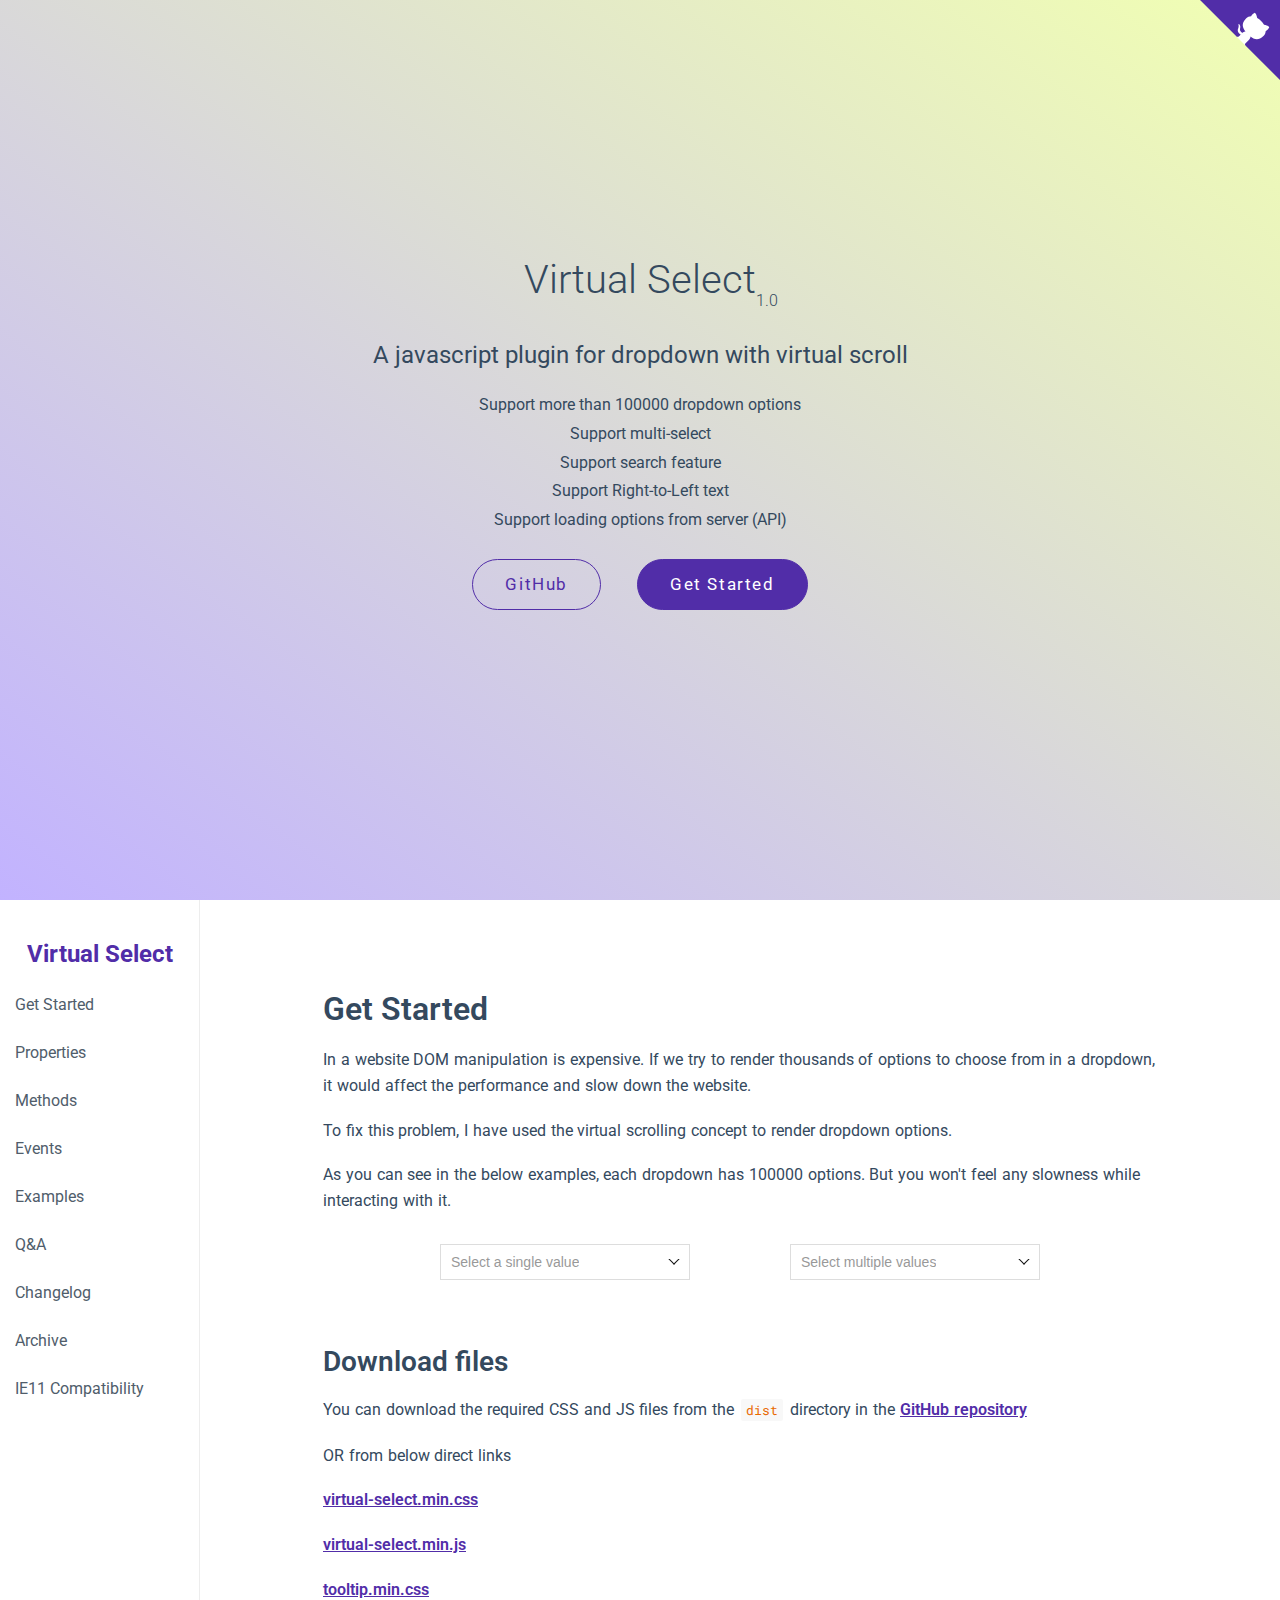
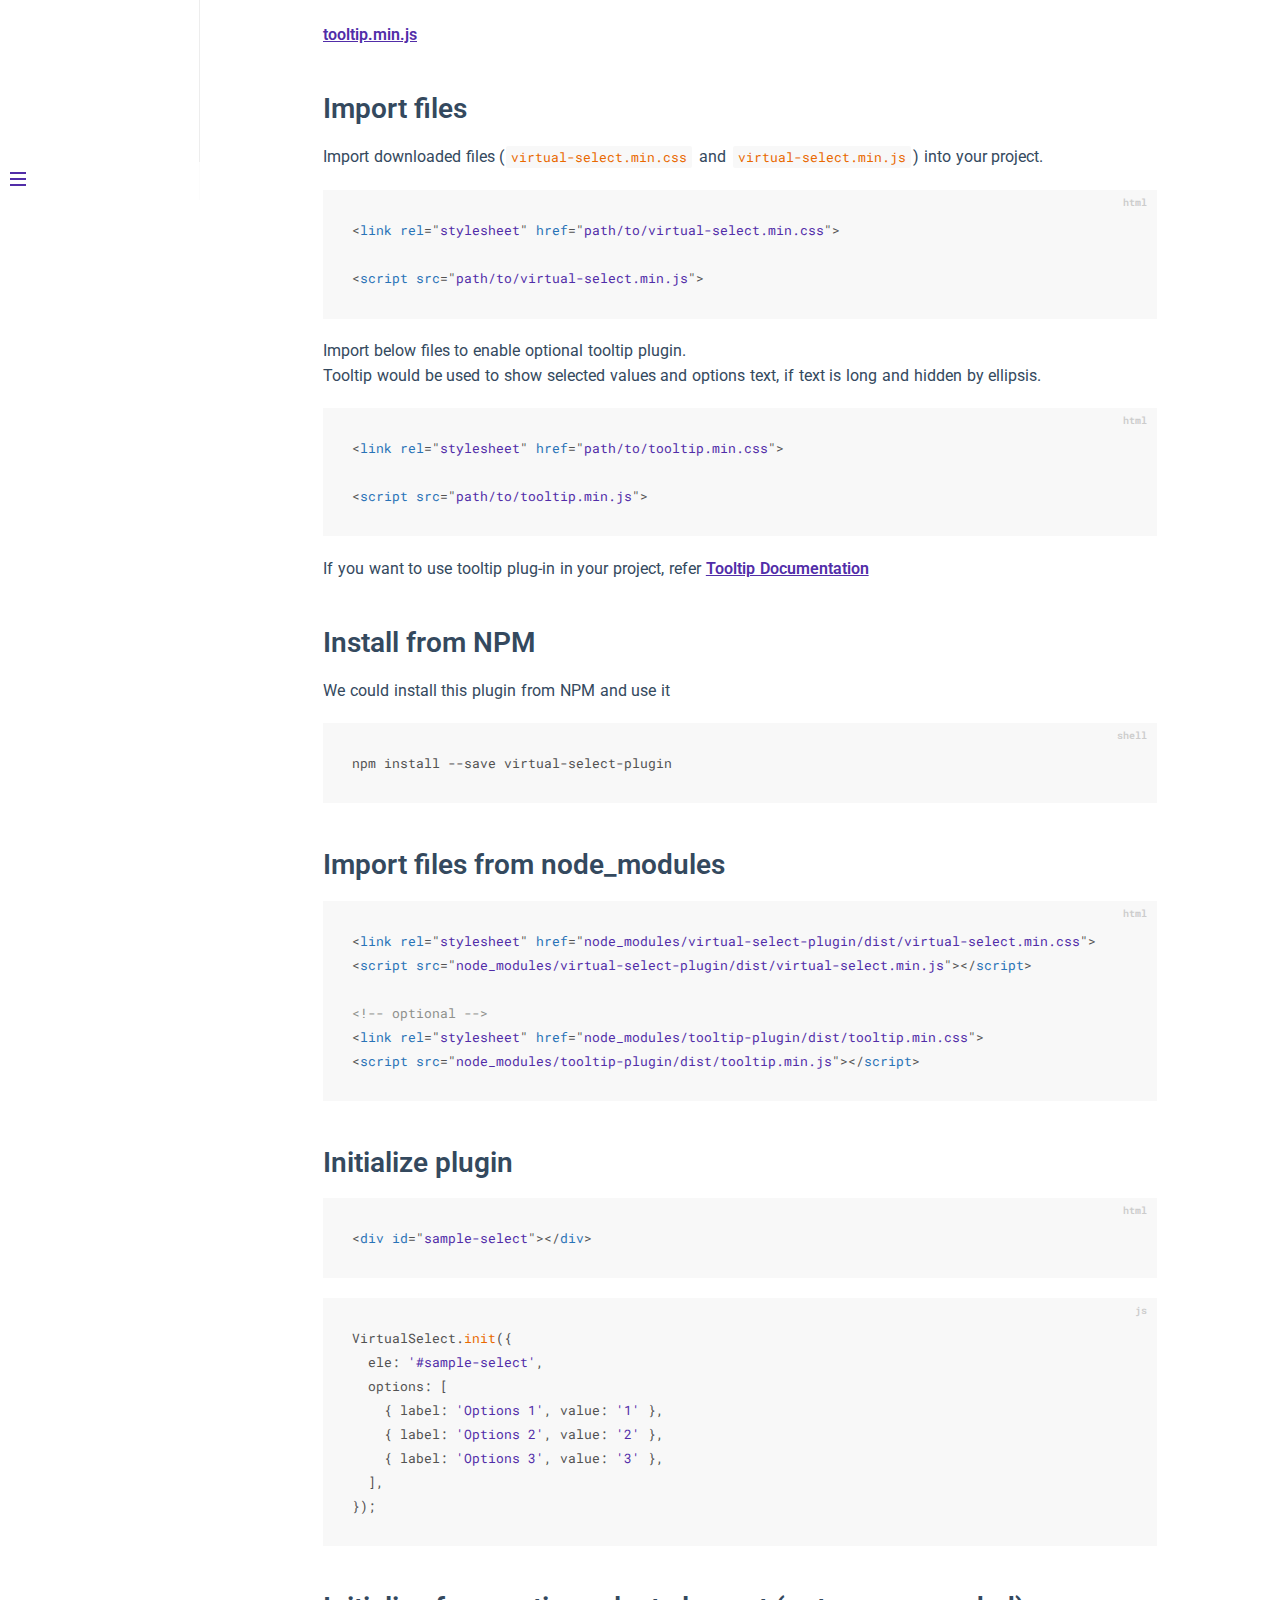
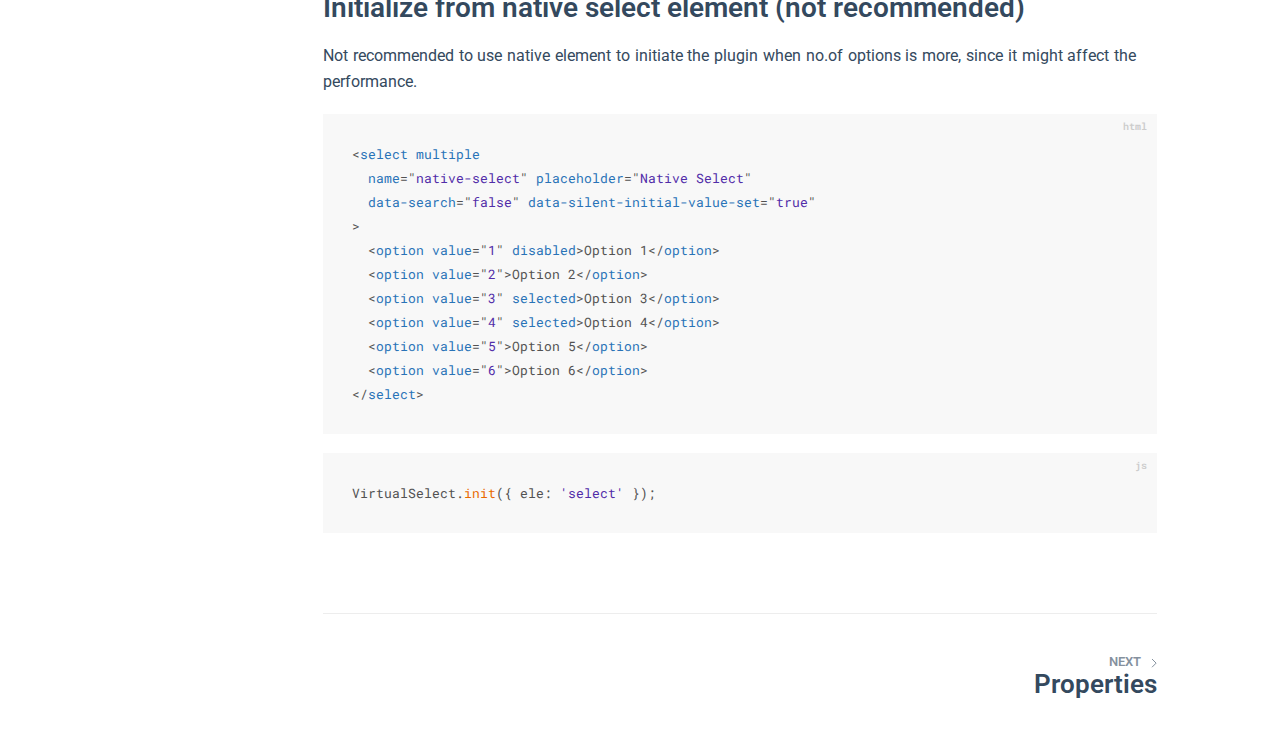
<file: virtual-select-master/docs/index.html>
<!DOCTYPE html>
<html lang="en">
  <head>
    <meta charset="UTF-8" />
    <meta http-equiv="X-UA-Compatible" content="IE=edge,chrome=1" />
    <meta name="description" content="A javascript plugin for dropdown with virtual scroll" />
    <meta name="keywords" content="Virtual Select, Javascript plugin, JS plugin, Dropdown plugin" />
    <meta name="author" content="Sa Si Dev" />
    <meta name="viewport" content="width=device-width, initial-scale=1.0, minimum-scale=1.0" />

    <title>Virtual Select</title>

    <link href="https://fonts.googleapis.com/css2?family=Roboto&display=swap" rel="stylesheet" />

    <link rel="stylesheet" href="assets/external/vue.css" />
    <link rel="stylesheet" href="assets/external/flags.css" />
    <link rel="stylesheet" href="assets/virtual-select.min.css" />
    <link rel="stylesheet" href="assets/tooltip.min.css" />
    <link rel="stylesheet" href="assets/styles.css" />

    <!-- Global site tag (gtag.js) - Google Analytics -->
    <script async src="https://www.googletagmanager.com/gtag/js?id=G-8SKMSNVRP8"></script>
    <script>
      window.dataLayer = window.dataLayer || [];
      function gtag() {
        dataLayer.push(arguments);
      }
      gtag('js', new Date());

      gtag('config', 'G-8SKMSNVRP8');
    </script>

    <!-- Google Tag Manager -->
    <script>
      if (!location.host.includes('localhost')) {
        (function (w, d, s, l, i) {
          w[l] = w[l] || [];
          w[l].push({ 'gtm.start': new Date().getTime(), 'event': 'gtm.js' });
          var f = d.getElementsByTagName(s)[0],
            j = d.createElement(s),
            dl = l != 'dataLayer' ? '&l=' + l : '';
          j.async = true;
          j.src = 'https://www.googletagmanager.com/gtm.js?id=' + i + dl;
          f.parentNode.insertBefore(j, f);
        })(window, document, 'script', 'dataLayer', 'GTM-W36CH4T');
      }
    </script>
  </head>
  <body>
    <div id="app"></div>

    <script src="assets/virtual-select.min.js"></script>
    <script src="assets/tooltip.min.js"></script>
    <script src="assets/script.js"></script>

    <script src="assets/external/docsify.4.min.js"></script>
    <script src="assets/external/docsify-copy-code.min.js"></script>
    <script src="assets/external/docsify-pagination.min.js"></script>
    <script src="assets/external/prism-javascript.min.js"></script>
  </body>
</html>
</file>
<file: virtual-select-master/docs/assets/external/vue.css>
@import url("https://fonts.googleapis.com/css?family=Roboto+Mono|Source+Sans+Pro:300,400,600");*{-webkit-font-smoothing:antialiased;-webkit-overflow-scrolling:touch;-webkit-tap-highlight-color:rgba(0,0,0,0);-webkit-text-size-adjust:none;-webkit-touch-callout:none;box-sizing:border-box}body:not(.ready){overflow:hidden}body:not(.ready) .app-nav,body:not(.ready)>nav,body:not(.ready) [data-cloak]{display:none}div#app{font-size:30px;font-weight:lighter;margin:40vh auto;text-align:center}div#app:empty:before{content:"Loading..."}.emoji{height:1.2rem;vertical-align:middle}.progress{background-color:var(--theme-color,#42b983);height:2px;left:0;position:fixed;right:0;top:0;transition:width .2s,opacity .4s;width:0;z-index:999999}.search .search-keyword,.search a:hover{color:var(--theme-color,#42b983)}.search .search-keyword{font-style:normal;font-weight:700}body,html{height:100%}body{-moz-osx-font-smoothing:grayscale;-webkit-font-smoothing:antialiased;color:#34495e;font-family:Source Sans Pro,Helvetica Neue,Arial,sans-serif;font-size:15px;letter-spacing:0;margin:0;overflow-x:hidden}img{max-width:100%}a[disabled]{cursor:not-allowed;opacity:.6}kbd{border:1px solid #ccc;border-radius:3px;display:inline-block;font-size:12px!important;line-height:12px;margin-bottom:3px;padding:3px 5px;vertical-align:middle}li input[type=checkbox]{margin:0 .2em .25em 0;vertical-align:middle}.app-nav{margin:25px 60px 0 0;position:absolute;right:0;text-align:right;z-index:10}.app-nav.no-badge{margin-right:25px}.app-nav p{margin:0}.app-nav>a{margin:0 1rem;padding:5px 0}.app-nav li,.app-nav ul{display:inline-block;list-style:none;margin:0}.app-nav a{color:inherit;font-size:16px;text-decoration:none;transition:color .3s}.app-nav a.active,.app-nav a:hover{color:var(--theme-color,#42b983)}.app-nav a.active{border-bottom:2px solid var(--theme-color,#42b983)}.app-nav li{display:inline-block;margin:0 1rem;padding:5px 0;position:relative;cursor:pointer}.app-nav li ul{background-color:#fff;border:1px solid;border-color:#ddd #ddd #ccc;border-radius:4px;box-sizing:border-box;display:none;max-height:calc(100vh - 61px);overflow-y:auto;padding:10px 0;position:absolute;right:-15px;text-align:left;top:100%;white-space:nowrap}.app-nav li ul li{display:block;font-size:14px;line-height:1rem;margin:8px 14px;white-space:nowrap}.app-nav li ul a{display:block;font-size:inherit;margin:0;padding:0}.app-nav li ul a.active{border-bottom:0}.app-nav li:hover ul{display:block}.github-corner{border-bottom:0;position:fixed;right:0;text-decoration:none;top:0;z-index:1}.github-corner:hover .octo-arm{-webkit-animation:octocat-wave .56s ease-in-out;animation:octocat-wave .56s ease-in-out}.github-corner svg{color:#fff;fill:var(--theme-color,#42b983);height:80px;width:80px}main{display:block;position:relative;width:100vw;height:100%;z-index:0}main.hidden{display:none}.anchor{display:inline-block;text-decoration:none;transition:all .3s}.anchor span{color:#34495e}.anchor:hover{text-decoration:underline}.sidebar{border-right:1px solid rgba(0,0,0,.07);overflow-y:auto;padding:40px 0 0;position:absolute;top:0;bottom:0;left:0;transition:transform .25s ease-out;width:300px;z-index:20}.sidebar>h1{margin:0 auto 1rem;font-size:1.5rem;font-weight:300;text-align:center}.sidebar>h1 a{color:inherit;text-decoration:none}.sidebar>h1 .app-nav{display:block;position:static}.sidebar .sidebar-nav{line-height:2em;padding-bottom:40px}.sidebar li.collapse .app-sub-sidebar{display:none}.sidebar ul{margin:0 0 0 15px;padding:0}.sidebar li>p{font-weight:700;margin:0}.sidebar ul,.sidebar ul li{list-style:none}.sidebar ul li a{border-bottom:none;display:block}.sidebar ul li ul{padding-left:20px}.sidebar::-webkit-scrollbar{width:4px}.sidebar::-webkit-scrollbar-thumb{background:transparent;border-radius:4px}.sidebar:hover::-webkit-scrollbar-thumb{background:hsla(0,0%,53.3%,.4)}.sidebar:hover::-webkit-scrollbar-track{background:hsla(0,0%,53.3%,.1)}.sidebar-toggle{background-color:transparent;background-color:hsla(0,0%,100%,.8);border:0;outline:none;padding:10px;position:absolute;bottom:0;left:0;text-align:center;transition:opacity .3s;width:284px;z-index:30;cursor:pointer}.sidebar-toggle:hover .sidebar-toggle-button{opacity:.4}.sidebar-toggle span{background-color:var(--theme-color,#42b983);display:block;margin-bottom:4px;width:16px;height:2px}body.sticky .sidebar,body.sticky .sidebar-toggle{position:fixed}.content{padding-top:60px;position:absolute;top:0;right:0;bottom:0;left:300px;transition:left .25s ease}.markdown-section{margin:0 auto;max-width:80%;padding:30px 15px 40px;position:relative}.markdown-section>*{box-sizing:border-box;font-size:inherit}.markdown-section>:first-child{margin-top:0!important}.markdown-section hr{border:none;border-bottom:1px solid #eee;margin:2em 0}.markdown-section iframe{border:1px solid #eee;width:1px;min-width:100%}.markdown-section table{border-collapse:collapse;border-spacing:0;display:block;margin-bottom:1rem;overflow:auto;width:100%}.markdown-section th{font-weight:700}.markdown-section td,.markdown-section th{border:1px solid #ddd;padding:6px 13px}.markdown-section tr{border-top:1px solid #ccc}.markdown-section p.tip,.markdown-section tr:nth-child(2n){background-color:#f8f8f8}.markdown-section p.tip{border-bottom-right-radius:2px;border-left:4px solid #f66;border-top-right-radius:2px;margin:2em 0;padding:12px 24px 12px 30px;position:relative}.markdown-section p.tip:before{background-color:#f66;border-radius:100%;color:#fff;content:"!";font-family:Dosis,Source Sans Pro,Helvetica Neue,Arial,sans-serif;font-size:14px;font-weight:700;left:-12px;line-height:20px;position:absolute;height:20px;width:20px;text-align:center;top:14px}.markdown-section p.tip code{background-color:#efefef}.markdown-section p.tip em{color:#34495e}.markdown-section p.warn{background:rgba(66,185,131,.1);border-radius:2px;padding:1rem}.markdown-section ul.task-list>li{list-style-type:none}body.close .sidebar{transform:translateX(-300px)}body.close .sidebar-toggle{width:auto}body.close .content{left:0}@media print{.app-nav,.github-corner,.sidebar,.sidebar-toggle{display:none}}@media screen and (max-width:768px){.github-corner,.sidebar,.sidebar-toggle{position:fixed}.app-nav{margin-top:16px}.app-nav li ul{top:30px}main{height:auto;overflow-x:hidden}.sidebar{left:-300px;transition:transform .25s ease-out}.content{left:0;max-width:100vw;position:static;padding-top:20px;transition:transform .25s ease}.app-nav,.github-corner{transition:transform .25s ease-out}.sidebar-toggle{background-color:transparent;width:auto;padding:30px 30px 10px 10px}body.close .sidebar{transform:translateX(300px)}body.close .sidebar-toggle{background-color:hsla(0,0%,100%,.8);transition:background-color 1s;width:284px;padding:10px}body.close .content{transform:translateX(300px)}body.close .app-nav,body.close .github-corner{display:none}.github-corner:hover .octo-arm{-webkit-animation:none;animation:none}.github-corner .octo-arm{-webkit-animation:octocat-wave .56s ease-in-out;animation:octocat-wave .56s ease-in-out}}@-webkit-keyframes octocat-wave{0%,to{transform:rotate(0)}20%,60%{transform:rotate(-25deg)}40%,80%{transform:rotate(10deg)}}@keyframes octocat-wave{0%,to{transform:rotate(0)}20%,60%{transform:rotate(-25deg)}40%,80%{transform:rotate(10deg)}}section.cover{align-items:center;background-position:50%;background-repeat:no-repeat;background-size:cover;height:100vh;width:100vw;display:none}section.cover.show{display:flex}section.cover.has-mask .mask{background-color:#fff;opacity:.8;position:absolute;top:0;height:100%;width:100%}section.cover .cover-main{flex:1;margin:-20px 16px 0;text-align:center;position:relative}section.cover a{color:inherit}section.cover a,section.cover a:hover{text-decoration:none}section.cover p{line-height:1.5rem;margin:1em 0}section.cover h1{color:inherit;font-size:2.5rem;font-weight:300;margin:.625rem 0 2.5rem;position:relative;text-align:center}section.cover h1 a{display:block}section.cover h1 small{bottom:-.4375rem;font-size:1rem;position:absolute}section.cover blockquote{font-size:1.5rem;text-align:center}section.cover ul{line-height:1.8;list-style-type:none;margin:1em auto;max-width:500px;padding:0}section.cover .cover-main>p:last-child a{border-radius:2rem;border:1px solid var(--theme-color,#42b983);box-sizing:border-box;color:var(--theme-color,#42b983);display:inline-block;font-size:1.05rem;letter-spacing:.1rem;margin:.5rem 1rem;padding:.75em 2rem;text-decoration:none;transition:all .15s ease}section.cover .cover-main>p:last-child a:last-child{background-color:var(--theme-color,#42b983);color:#fff}section.cover .cover-main>p:last-child a:last-child:hover{color:inherit;opacity:.8}section.cover .cover-main>p:last-child a:hover{color:inherit}section.cover blockquote>p>a{border-bottom:2px solid var(--theme-color,#42b983);transition:color .3s}section.cover blockquote>p>a:hover{color:var(--theme-color,#42b983)}.sidebar,body{background-color:#fff}.sidebar{color:#364149}.sidebar li{margin:6px 0}.sidebar ul li a{color:#505d6b;font-size:14px;font-weight:400;overflow:hidden;text-decoration:none;text-overflow:ellipsis;white-space:nowrap}.sidebar ul li a:hover{text-decoration:underline}.sidebar ul li ul{padding:0}.sidebar ul li.active>a{border-right:2px solid;color:var(--theme-color,#42b983);font-weight:600}.app-sub-sidebar li:before{content:"-";padding-right:4px;float:left}.markdown-section h1,.markdown-section h2,.markdown-section h3,.markdown-section h4,.markdown-section strong{color:#2c3e50;font-weight:600}.markdown-section a{color:var(--theme-color,#42b983);font-weight:600}.markdown-section h1{font-size:2rem;margin:0 0 1rem}.markdown-section h2{font-size:1.75rem;margin:45px 0 .8rem}.markdown-section h3{font-size:1.5rem;margin:40px 0 .6rem}.markdown-section h4{font-size:1.25rem}.markdown-section h5{font-size:1rem}.markdown-section h6{color:#777;font-size:1rem}.markdown-section figure,.markdown-section p{margin:1.2em 0}.markdown-section ol,.markdown-section p,.markdown-section ul{line-height:1.6rem;word-spacing:.05rem}.markdown-section ol,.markdown-section ul{padding-left:1.5rem}.markdown-section blockquote{border-left:4px solid var(--theme-color,#42b983);color:#858585;margin:2em 0;padding-left:20px}.markdown-section blockquote p{font-weight:600;margin-left:0}.markdown-section iframe{margin:1em 0}.markdown-section em{color:#7f8c8d}.markdown-section code,.markdown-section output:after,.markdown-section pre{font-family:Roboto Mono,Monaco,courier,monospace}.markdown-section code,.markdown-section pre{background-color:#f8f8f8}.markdown-section output,.markdown-section pre{margin:1.2em 0;position:relative}.markdown-section output,.markdown-section pre>code{border-radius:2px;display:block}.markdown-section output:after,.markdown-section pre>code{-moz-osx-font-smoothing:initial;-webkit-font-smoothing:initial}.markdown-section code{border-radius:2px;color:#e96900;margin:0 2px;padding:3px 5px;white-space:pre-wrap}.markdown-section>:not(h1):not(h2):not(h3):not(h4):not(h5):not(h6) code{font-size:.8rem}.markdown-section pre{padding:0 1.4rem;line-height:1.5rem;overflow:auto;word-wrap:normal}.markdown-section pre>code{color:#525252;font-size:.8rem;padding:2.2em 5px;line-height:inherit;margin:0 2px;max-width:inherit;overflow:inherit;white-space:inherit}.markdown-section output{padding:1.7rem 1.4rem;border:1px dotted #ccc}.markdown-section output>:first-child{margin-top:0}.markdown-section output>:last-child{margin-bottom:0}.markdown-section code:after,.markdown-section code:before,.markdown-section output:after,.markdown-section output:before{letter-spacing:.05rem}.markdown-section output:after,.markdown-section pre:after{color:#ccc;font-size:.6rem;font-weight:600;height:15px;line-height:15px;padding:5px 10px 0;position:absolute;right:0;text-align:right;top:0;content:attr(data-lang)}.token.cdata,.token.comment,.token.doctype,.token.prolog{color:#8e908c}.token.namespace{opacity:.7}.token.boolean,.token.number{color:#c76b29}.token.punctuation{color:#525252}.token.property{color:#c08b30}.token.tag{color:#2973b7}.token.string{color:var(--theme-color,#42b983)}.token.selector{color:#6679cc}.token.attr-name{color:#2973b7}.language-css .token.string,.style .token.string,.token.entity,.token.url{color:#22a2c9}.token.attr-value,.token.control,.token.directive,.token.unit{color:var(--theme-color,#42b983)}.token.function,.token.keyword{color:#e96900}.token.atrule,.token.regex,.token.statement{color:#22a2c9}.token.placeholder,.token.variable{color:#3d8fd1}.token.deleted{text-decoration:line-through}.token.inserted{border-bottom:1px dotted #202746;text-decoration:none}.token.italic{font-style:italic}.token.bold,.token.important{font-weight:700}.token.important{color:#c94922}.token.entity{cursor:help}code .token{-moz-osx-font-smoothing:initial;-webkit-font-smoothing:initial;min-height:1.5rem;position:relative;left:auto}
</file>
<file: virtual-select-master/docs/assets/external/flags.css>
/*!
 * Generated with CSS Flag Sprite generator (https://www.flag-sprites.com/)
 */
.flag{display:inline-block;position: relative;width:16px;height:11px;background:url('./flags.png') no-repeat}.flag.flag-gu{background-position:-96px -55px}.flag.flag-mn{background-position:-208px -88px}.flag.flag-va{background-position:-48px -154px}.flag.flag-tibet{background-position:-32px -143px}.flag.flag-fo{background-position:-64px -44px}.flag.flag-th{background-position:-16px -143px}.flag.flag-tr{background-position:-144px -143px}.flag.flag-tl{background-position:-80px -143px}.flag.flag-kz{background-position:-144px -77px}.flag.flag-zm{background-position:-16px -165px}.flag.flag-uz{background-position:-32px -154px}.flag.flag-dk{background-position:-64px -33px}.flag.flag-scotland{background-position:-176px -121px}.flag.flag-gi{background-position:-224px -44px}.flag.flag-gy{background-position:-128px -55px}.flag.flag-bj{background-position:-112px -11px}.flag.flag-fr{background-position:-80px -44px}.flag.flag-mo{background-position:-224px -88px}.flag.flag-ir{background-position:-112px -66px}.flag.flag-io{background-position:-80px -66px}.flag.flag-tm{background-position:-96px -143px}.flag.flag-ch{background-position:-96px -22px}.flag.flag-mt{background-position:-32px -99px}.flag.flag-nl{background-position:-240px -99px}.flag.flag-gp{background-position:-16px -55px}.flag.flag-im{background-position:-48px -66px}.flag.flag-tv{background-position:-176px -143px}.flag.flag-mu{background-position:-48px -99px}.flag.flag-pe{background-position:-96px -110px}.flag.flag-vi{background-position:-112px -154px}.flag.flag-hn{background-position:-176px -55px}.flag.flag-ss{background-position:-128px -132px}.flag.flag-ae{background-position:-16px 0}.flag.flag-td{background-position:-240px -132px}.flag.flag-pw{background-position:0 -121px}.flag.flag-nu{background-position:-32px -110px}.flag.flag-bt{background-position:-208px -11px}.flag.flag-ms{background-position:-16px -99px}.flag.flag-cv{background-position:-240px -22px}.flag.flag-es{background-position:-224px -33px}.flag.flag-mh{background-position:-144px -88px}.flag.flag-la{background-position:-160px -77px}.flag.flag-vn{background-position:-128px -154px}.flag.flag-py{background-position:-16px -121px}.flag.flag-br{background-position:-176px -11px}.flag.flag-ye{background-position:-224px -154px}.flag.flag-ie{background-position:0 -66px}.flag.flag-gh{background-position:-208px -44px}.flag.flag-cg{background-position:-80px -22px}.flag.flag-cu{background-position:-224px -22px}.flag.flag-hu{background-position:-224px -55px}.flag.flag-sg{background-position:-224px -121px}.flag.flag-at{background-position:-176px 0}.flag.flag-lk{background-position:-224px -77px}.flag.flag-vu{background-position:-144px -154px}.flag.flag-bo{background-position:-160px -11px}.flag.flag-jo{background-position:-208px -66px}.flag.flag-er{background-position:-208px -33px}.flag.flag-za{background-position:-256px -154px}.flag.flag-rs{background-position:-80px -121px}.flag.flag-nr{background-position:-16px -110px}.flag.flag-ls{background-position:-256px -77px}.flag.flag-jm{background-position:-192px -66px}.flag.flag-tz{background-position:-208px -143px}.flag.flag-ki{background-position:-16px -77px}.flag.flag-sj{background-position:0 -132px}.flag.flag-cz{background-position:-16px -33px}.flag.flag-pg{background-position:-128px -110px}.flag.flag-lv{background-position:-32px -88px}.flag.flag-do{background-position:-96px -33px}.flag.flag-lu{background-position:-16px -88px}.flag.flag-no{background-position:-256px -99px}.flag.flag-kw{background-position:-112px -77px}.flag.flag-mx{background-position:-96px -99px}.flag.flag-yt{background-position:-240px -154px}.flag.flag-ly{background-position:-48px -88px}.flag.flag-cy{background-position:0 -33px}.flag.flag-ph{background-position:-144px -110px}.flag.flag-my{background-position:-112px -99px}.flag.flag-sm{background-position:-48px -132px}.flag.flag-et{background-position:-240px -33px}.flag.flag-ru{background-position:-96px -121px}.flag.flag-tj{background-position:-48px -143px}.flag.flag-ai{background-position:-64px 0}.flag.flag-pl{background-position:-176px -110px}.flag.flag-kp{background-position:-64px -77px}.flag.flag-uy{background-position:-16px -154px}.flag.flag-gb{background-position:-112px -44px}.flag.flag-gs{background-position:-64px -55px}.flag.flag-kurdistan{background-position:-96px -77px}.flag.flag-rw{background-position:-112px -121px}.flag.flag-ec{background-position:-128px -33px}.flag.flag-mm{background-position:-192px -88px}.flag.flag-pa{background-position:-80px -110px}.flag.flag-wales{background-position:-160px -154px}.flag.flag-kg{background-position:-256px -66px}.flag.flag-ve{background-position:-80px -154px}.flag.flag-tk{background-position:-64px -143px}.flag.flag-ca{background-position:-16px -22px}.flag.flag-is{background-position:-128px -66px}.flag.flag-ke{background-position:-240px -66px}.flag.flag-ro{background-position:-64px -121px}.flag.flag-gq{background-position:-32px -55px}.flag.flag-pt{background-position:-256px -110px}.flag.flag-tf{background-position:-256px -132px}.flag.flag-ad{background-position:0 0}.flag.flag-sk{background-position:-16px -132px}.flag.flag-pm{background-position:-192px -110px}.flag.flag-om{background-position:-64px -110px}.flag.flag-an{background-position:-112px 0}.flag.flag-ws{background-position:-192px -154px}.flag.flag-sh{background-position:-240px -121px}.flag.flag-mp{background-position:-240px -88px}.flag.flag-gt{background-position:-80px -55px}.flag.flag-cf{background-position:-64px -22px}.flag.flag-zanzibar{background-position:0 -165px}.flag.flag-mw{background-position:-80px -99px}.flag.flag-catalonia{background-position:-32px -22px}.flag.flag-ug{background-position:-240px -143px}.flag.flag-je{background-position:-176px -66px}.flag.flag-km{background-position:-32px -77px}.flag.flag-in{background-position:-64px -66px}.flag.flag-bf{background-position:-48px -11px}.flag.flag-mc{background-position:-80px -88px}.flag.flag-sy{background-position:-192px -132px}.flag.flag-sn{background-position:-64px -132px}.flag.flag-kr{background-position:-80px -77px}.flag.flag-eu{background-position:-256px -33px}.flag.flag-bn{background-position:-144px -11px}.flag.flag-st{background-position:-144px -132px}.flag.flag-england{background-position:-192px -33px}.flag.flag-lc{background-position:-192px -77px}.flag.flag-dm{background-position:-80px -33px}.flag.flag-be{background-position:-32px -11px}.flag.flag-ni{background-position:-224px -99px}.flag.flag-ua{background-position:-224px -143px}.flag.flag-mz{background-position:-128px -99px}.flag.flag-pf{background-position:-112px -110px}.flag.flag-tn{background-position:-112px -143px}.flag.flag-ee{background-position:-144px -33px}.flag.flag-xk{background-position:-208px -154px}.flag.flag-sx{background-position:-176px -132px}.flag.flag-sd{background-position:-192px -121px}.flag.flag-gd{background-position:-128px -44px}.flag.flag-ci{background-position:-112px -22px}.flag.flag-sz{background-position:-208px -132px}.flag.flag-cl{background-position:-144px -22px}.flag.flag-fi{background-position:0 -44px}.flag.flag-ga{background-position:-96px -44px}.flag.flag-jp{background-position:-224px -66px}.flag.flag-de{background-position:-32px -33px}.flag.flag-np{background-position:0 -110px}.flag.flag-re{background-position:-48px -121px}.flag.flag-bg{background-position:-64px -11px}.flag.flag-sc{background-position:-160px -121px}.flag.flag-ng{background-position:-208px -99px}.flag.flag-qa{background-position:-32px -121px}.flag.flag-mk{background-position:-160px -88px}.flag.flag-aw{background-position:-208px 0}.flag.flag-kn{background-position:-48px -77px}.flag.flag-al{background-position:-80px 0}.flag.flag-bw{background-position:-240px -11px}.flag.flag-um{background-position:-256px -143px}.flag.flag-ky{background-position:-128px -77px}.flag.flag-tt{background-position:-160px -143px}.flag.flag-so{background-position:-80px -132px}.flag.flag-lt{background-position:0 -88px}.flag.flag-by{background-position:-256px -11px}.flag.flag-bb{background-position:0 -11px}.flag.flag-us{background-position:0 -154px}.flag.flag-md{background-position:-96px -88px}.flag.flag-ag{background-position:-48px 0}.flag.flag-hm{background-position:-160px -55px}.flag.flag-as{background-position:-160px 0}.flag.flag-eg{background-position:-160px -33px}.flag.flag-sv{background-position:-160px -132px}.flag.flag-sl{background-position:-32px -132px}.flag.flag-fk{background-position:-32px -44px}.flag.flag-am{background-position:-96px 0}.flag.flag-ck{background-position:-128px -22px}.flag.flag-tw{background-position:-192px -143px}.flag.flag-kh{background-position:0 -77px}.flag.flag-to{background-position:-128px -143px}.flag.flag-se{background-position:-208px -121px}.flag.flag-cd{background-position:-48px -22px}.flag.flag-pn{background-position:-208px -110px}.flag.flag-gr{background-position:-48px -55px}.flag.flag-id{background-position:-256px -55px}.flag.flag-vc{background-position:-64px -154px}.flag.flag-somaliland{background-position:-96px -132px}.flag.flag-bi{background-position:-96px -11px}.flag.flag-pk{background-position:-160px -110px}.flag.flag-pr{background-position:-224px -110px}.flag.flag-bd{background-position:-16px -11px}.flag.flag-co{background-position:-192px -22px}.flag.flag-fm{background-position:-48px -44px}.flag.flag-bm{background-position:-128px -11px}.flag.flag-ar{background-position:-144px 0}.flag.flag-bv{background-position:-224px -11px}.flag.flag-sb{background-position:-144px -121px}.flag.flag-mq{background-position:-256px -88px}.flag.flag-eh{background-position:-176px -33px}.flag.flag-bh{background-position:-80px -11px}.flag.flag-it{background-position:-144px -66px}.flag.flag-hr{background-position:-192px -55px}.flag.flag-sa{background-position:-128px -121px}.flag.flag-mv{background-position:-64px -99px}.flag.flag-mg{background-position:-128px -88px}.flag.flag-dz{background-position:-112px -33px}.flag.flag-gg{background-position:-192px -44px}.flag.flag-gm{background-position:-256px -44px}.flag.flag-af{background-position:-32px 0}.flag.flag-li{background-position:-208px -77px}.flag.flag-sr{background-position:-112px -132px}.flag.flag-vg{background-position:-96px -154px}.flag.flag-cr{background-position:-208px -22px}.flag.flag-tc{background-position:-224px -132px}.flag.flag-ao{background-position:-128px 0}.flag.flag-ma{background-position:-64px -88px}.flag.flag-mr{background-position:0 -99px}.flag.flag-gn{background-position:0 -55px}.flag.flag-ne{background-position:-176px -99px}.flag.flag-nf{background-position:-192px -99px}.flag.flag-wf{background-position:-176px -154px}.flag.flag-hk{background-position:-144px -55px}.flag.flag-gf{background-position:-160px -44px}.flag.flag-ps{background-position:-240px -110px}.flag.flag-ic{background-position:-240px -55px}.flag.flag-cw{background-position:-256px -22px}.flag.flag-ml{background-position:-176px -88px}.flag.flag-ax{background-position:-224px 0}.flag.flag-gl{background-position:-240px -44px}.flag.flag-dj{background-position:-48px -33px}.flag.flag-cn{background-position:-176px -22px}.flag.flag-ht{background-position:-208px -55px}.flag.flag-lr{background-position:-240px -77px}.flag.flag-tg{background-position:0 -143px}.flag.flag-ba{background-position:-256px 0}.flag.flag-ge{background-position:-144px -44px}.flag.flag-bz{background-position:0 -22px}.flag.flag-au{background-position:-192px 0}.flag.flag-iq{background-position:-96px -66px}.flag.flag-cm{background-position:-160px -22px}.flag.flag-gw{background-position:-112px -55px}.flag.flag-az{background-position:-240px 0}.flag.flag-na{background-position:-144px -99px}.flag.flag-fj{background-position:-16px -44px}.flag.flag-zw{background-position:-32px -165px}.flag.flag-bs{background-position:-192px -11px}.flag.flag-il{background-position:-16px -66px}.flag.flag-nz{background-position:-48px -110px}.flag.flag-me{background-position:-112px -88px}.flag.flag-si{background-position:-256px -121px}.flag.flag-nc{background-position:-160px -99px}.flag.flag-lb{background-position:-176px -77px}
</file>
<file: virtual-select-master/docs/assets/styles.css>
*:focus {
  outline: none;
}

body {
  font-family: 'Roboto', sans-serif;
  font-size: 16px;
}

/* theme customization - start */
.sidebar {
  width: 200px;
}

.content {
  left: 200px;
}

section.cover .cover-main > p:last-child a:last-child:hover {
  color: #fff;
}

.sidebar > h1 {
  font-weight: bold;
  color: var(--theme-color, #42b983);
}

.sidebar ul li a {
  font-size: 16px;
  padding: 5px 0;
}

.sidebar ul li a:hover {
  text-decoration: none;
  color: var(--theme-color, #42b983);
}

section.cover {
  background: linear-gradient(to left bottom, hsl(71, 100%, 85%) 0%, hsl(252, 100%, 85%) 100%) !important;
}

.markdown-section td,
.markdown-section th {
  padding: 10px 15px;
  line-height: 30px;
}

@media screen and (max-width: 768px) {
  .sidebar-toggle {
    display: flex;
    justify-content: center;
    align-items: center;
    width: 56px;
    height: 56px;
    left: 20px;
    bottom: 20px;
    padding: 0;
    background-color: var(--theme-color, #42b983);
    border-radius: 50%;
  }

  .sidebar-toggle span {
    background-color: #fff;
  }

  .sidebar-toggle span:last-child {
    margin-bottom: 0;
  }

  body.close .sidebar-toggle {
    display: none;
  }

  .markdown-section {
    padding-bottom: 100px;
  }
}

@media only screen and (max-width: 576px) {
  .markdown-section {
    max-width: 100%;
    padding-left: 30px;
    padding-right: 30px;
  }
}
/* theme customization - end */

.btn {
  display: inline-flex;
  align-items: center;
  justify-content: center;
  border-radius: 2rem;
  border: 1px solid var(--theme-color, #42b983);
  box-sizing: border-box;
  color: var(--theme-color, #42b983);
  display: inline-flex;
  font-size: 14px;
  letter-spacing: 0.1rem;
  margin: 0.5rem 1rem;
  padding: 0.5em 1rem;
  text-decoration: none;
  transition: all 0.15s ease;
  background-color: var(--theme-color, #42b983);
  color: #fff;
  cursor: pointer;
}

.get-started-example {
  display: flex;
  justify-content: space-between;
  max-width: 600px;
  margin: 30px auto 0;
  flex-wrap: wrap;
}

.get-started-example .vscomp-ele {
  margin-bottom: 20px;
}

.vscomp-option-text .flag {
  margin-right: 12px;
  -webkit-transform: scale(1.4);
  transform: scale(1.4);
}

.vscomp-wrapper.text-direction-rtl .vscomp-option-text .flag {
  margin-right: 0;
  margin-left: 12px;
}

#show-value-as-tags-select {
  max-width: 400px;
}

#validation-select {
  margin-bottom: 20px;
}
</file>
<file: virtual-select-master/docs/assets/virtual-select.min.css>
/*!
 * Virtual Select v1.0.39
 * https://sa-si-dev.github.io/virtual-select
 * Licensed under MIT (https://github.com/sa-si-dev/virtual-select/blob/master/LICENSE)
 */
@keyframes vscomp-animation-spin{to{transform:rotateZ(360deg)}}.vscomp-popup-active{overflow:hidden !important}.vscomp-ele{display:inline-block;max-width:250px;width:100%}.vscomp-wrapper{color:#333;display:inline-flex;flex-wrap:wrap;font-family:sans-serif;font-size:14px;position:relative;text-align:left;width:100%}.vscomp-wrapper *,.vscomp-wrapper *::before,.vscomp-wrapper *::after{box-sizing:border-box}.vscomp-wrapper:focus{outline:none}.vscomp-dropbox-wrapper{left:0;position:absolute;top:0}.vscomp-toggle-button{align-items:center;background-color:#fff;border:1px solid #ddd;cursor:pointer;display:flex;padding:7px 30px 7px 10px;position:relative;width:100%}.vscomp-value{height:20px;line-height:20px;max-width:100%;overflow:hidden;text-overflow:ellipsis;white-space:nowrap}.vscomp-arrow{align-items:center;display:flex;height:100%;justify-content:center;position:absolute;right:0;top:0;width:30px}.vscomp-arrow::after{transform:rotate(45deg);border:1px solid rgba(0,0,0,0);border-bottom-color:#111;border-right-color:#111;content:"";height:8px;margin-top:-6px;width:8px}.vscomp-clear-icon{height:12px;position:relative;width:12px}.vscomp-clear-icon::before,.vscomp-clear-icon::after{background-color:#999;content:"";height:12px;left:5px;position:absolute;top:0;width:2px}.vscomp-clear-icon::before{transform:rotate(45deg)}.vscomp-clear-icon::after{transform:rotate(-45deg)}.vscomp-clear-icon:hover::before,.vscomp-clear-icon:hover::after{background:#333}.vscomp-clear-button{align-items:center;border-radius:50%;display:none;height:24px;justify-content:center;margin-top:-12px;position:absolute;right:30px;top:50%;width:24px}.vscomp-clear-button:hover{background:#ccc}.vscomp-clear-button:hover .vscomp-clear-icon::before,.vscomp-clear-button:hover .vscomp-clear-icon::after{background-color:#333}.vscomp-dropbox-close-button{align-items:center;background-color:#fff;border-radius:50%;bottom:-48px;cursor:pointer;display:none;height:40px;justify-content:center;left:50%;margin-left:-20px;position:absolute;width:40px}.vscomp-value-tag.more-value-count{white-space:nowrap}.vscomp-dropbox-container{width:100%;z-index:2}.vscomp-dropbox{background-color:#fff;width:100%}.vscomp-options-container{max-height:210px;overflow:auto;position:relative}.vscomp-options-bottom-freezer{bottom:0;height:2px;left:0;position:absolute;right:0}.vscomp-option{align-items:center;cursor:pointer;display:flex;flex-wrap:wrap;height:40px;padding:0 15px;position:relative}.vscomp-option.selected{background-color:#eee}.vscomp-option.focused{background-color:#ccc}.vscomp-option.disabled{cursor:default;opacity:.5}.vscomp-option.group-title .vscomp-option-text{cursor:default;opacity:.6}.vscomp-option.group-title.selected{background-color:rgba(0,0,0,0)}.vscomp-option.group-option{padding-left:30px}.vscomp-new-option-icon{height:30px;position:absolute;right:0;top:0;width:30px}.vscomp-new-option-icon::before{border:15px solid #512da8;border-bottom-color:rgba(0,0,0,0);border-left-color:rgba(0,0,0,0);content:"";position:absolute;right:0;top:0}.vscomp-new-option-icon::after{align-items:center;color:#fff;content:"+";display:flex;font-size:18px;height:15px;justify-content:center;position:absolute;right:1px;top:0;width:15px}.vscomp-option-text{overflow:hidden;text-overflow:ellipsis;white-space:nowrap;-webkit-user-select:none;-moz-user-select:none;user-select:none;width:100%}.vscomp-option-description{overflow:hidden;text-overflow:ellipsis;white-space:nowrap;color:#666;font-size:13px;line-height:15px;width:100%}.vscomp-search-container{align-items:center;border-bottom:1px solid #ddd;display:flex;height:40px;padding:0 5px 0 15px;position:relative}.vscomp-search-label,.vscomp-live-region{border:0;clip:rect(0 0 0 0);height:1px;margin:-1px;overflow:hidden;padding:0;position:absolute;white-space:nowrap;width:1px}.vscomp-search-input{background-color:rgba(0,0,0,0);border:0;color:inherit;font-size:15px;height:38px;padding:10px 0;width:calc(100% - 30px)}.vscomp-search-input:focus{outline:none}.vscomp-search-clear{align-items:center;color:#999;cursor:pointer;display:flex;font-size:25px;height:30px;justify-content:center;-webkit-user-select:none;-moz-user-select:none;user-select:none;visibility:hidden;width:30px}.vscomp-search-clear:hover{color:inherit}.vscomp-no-options,.vscomp-no-search-results{align-items:center;display:none;justify-content:center;padding:20px 10px}.vscomp-options-loader{display:none;padding:20px 0;text-align:center}.vscomp-options-loader::before{animation:vscomp-animation-spin .8s infinite linear;background-color:#fff;border-radius:50%;box-shadow:-4px -5px 3px -3px rgba(0,0,0,.3);content:"";display:inline-block;height:40px;opacity:.7;width:40px}.vscomp-ele[disabled]{cursor:not-allowed;-webkit-user-select:none;-moz-user-select:none;user-select:none}.vscomp-ele[disabled] .vscomp-wrapper{opacity:.7;pointer-events:none}.vscomp-wrapper .checkbox-icon{display:inline-flex;height:15px;margin-right:10px;position:relative;width:15px}.vscomp-wrapper .checkbox-icon::after{transition-duration:.2s;border:2px solid #888;content:"";display:inline-block;height:100%;width:100%}.vscomp-wrapper .checkbox-icon.checked::after{transform:rotate(45deg) translate(1px, -4px);border-color:#512da8;border-left-color:rgba(0,0,0,0);border-top-color:rgba(0,0,0,0);width:50%}.vscomp-wrapper.show-as-popup .vscomp-dropbox-container{align-items:center;background-color:rgba(0,0,0,.5);display:flex;height:100vh;justify-content:center;left:0;opacity:1;overflow:auto;padding:0 10px;position:fixed;top:0;width:100vw}.vscomp-wrapper.show-as-popup .vscomp-dropbox{margin-top:-24px;max-height:calc(80% - 48px);max-width:500px;position:relative;width:80%}.vscomp-wrapper.show-as-popup .vscomp-dropbox-close-button{display:flex}.vscomp-wrapper.popup-position-left .vscomp-dropbox-container{justify-content:flex-start}.vscomp-wrapper.popup-position-right .vscomp-dropbox-container{justify-content:flex-end}.vscomp-wrapper.has-select-all .vscomp-toggle-all-button{align-items:center;cursor:pointer;display:flex}.vscomp-wrapper.has-select-all .vscomp-search-input,.vscomp-wrapper.has-select-all .vscomp-toggle-all-label{width:calc(100% - 55px)}.vscomp-wrapper.has-select-all .vscomp-toggle-all-label{display:none}.vscomp-wrapper:not(.has-search-input) .vscomp-toggle-all-button{width:100%}.vscomp-wrapper:not(.has-search-input) .vscomp-toggle-all-label{display:inline-block}.vscomp-wrapper.multiple .vscomp-option .vscomp-option-text{width:calc(100% - 25px)}.vscomp-wrapper.multiple .vscomp-option .vscomp-option-description{padding-left:25px}.vscomp-wrapper.multiple .vscomp-option.selected .checkbox-icon::after{transform:rotate(45deg) translate(1px, -4px);border-color:#512da8;border-left-color:rgba(0,0,0,0);border-top-color:rgba(0,0,0,0);width:50%}.vscomp-wrapper.focused .vscomp-toggle-button,.vscomp-wrapper:focus .vscomp-toggle-button{box-shadow:0 2px 2px 0 rgba(0,0,0,.14),0 3px 1px -2px rgba(0,0,0,.12),0 1px 5px 0 rgba(0,0,0,.2)}.vscomp-wrapper.closed .vscomp-dropbox-container,.vscomp-wrapper.closed.vscomp-dropbox-wrapper{display:none}.vscomp-wrapper:not(.has-value) .vscomp-value{opacity:.5}.vscomp-wrapper.has-clear-button.has-value .vscomp-clear-button{display:flex}.vscomp-wrapper.has-clear-button .vscomp-toggle-button{padding-right:54px}.vscomp-wrapper.has-no-options .vscomp-options-container,.vscomp-wrapper.has-no-search-results .vscomp-options-container{display:none}.vscomp-wrapper.has-no-options .vscomp-no-options{display:flex}.vscomp-wrapper.has-no-search-results .vscomp-no-search-results{display:flex}.vscomp-wrapper.has-search-value .vscomp-search-clear{visibility:visible}.vscomp-wrapper.has-no-options .vscomp-toggle-all-button{opacity:.5;pointer-events:none}.vscomp-wrapper.keep-always-open .vscomp-toggle-button{padding-right:24px}.vscomp-wrapper.keep-always-open .vscomp-clear-button{right:5px}.vscomp-wrapper.keep-always-open .vscomp-arrow{display:none}.vscomp-wrapper.keep-always-open .vscomp-dropbox-container{position:relative;z-index:1}.vscomp-wrapper.keep-always-open .vscomp-dropbox{transition-duration:0s;border:1px solid #ddd;box-shadow:none}.vscomp-wrapper.keep-always-open.focused,.vscomp-wrapper.keep-always-open:focus,.vscomp-wrapper.keep-always-open:hover{box-shadow:0 2px 2px 0 rgba(0,0,0,.14),0 3px 1px -2px rgba(0,0,0,.12),0 1px 5px 0 rgba(0,0,0,.2)}.vscomp-wrapper.server-searching .vscomp-options-list{display:none}.vscomp-wrapper.server-searching .vscomp-options-loader{display:block}.vscomp-wrapper.has-error .vscomp-toggle-button{border-color:#b00020}.vscomp-wrapper.show-value-as-tags .vscomp-toggle-button{padding:4px 22px 0 10px}.vscomp-wrapper.show-value-as-tags .vscomp-value{display:flex;flex-wrap:wrap;height:auto;min-height:28px;overflow:auto;text-overflow:unset;white-space:normal}.vscomp-wrapper.show-value-as-tags .vscomp-value-tag{overflow:hidden;text-overflow:ellipsis;white-space:nowrap;align-items:center;border:1px solid #ddd;border-radius:20px;display:inline-flex;font-size:12px;line-height:16px;margin:0 4px 4px 0;max-width:100%;padding:2px 3px 2px 8px}.vscomp-wrapper.show-value-as-tags .vscomp-value-tag.more-value-count{padding-right:8px}.vscomp-wrapper.show-value-as-tags .vscomp-value-tag-content{overflow:hidden;text-overflow:ellipsis;white-space:nowrap;width:calc(100% - 20px)}.vscomp-wrapper.show-value-as-tags .vscomp-value-tag-clear-button{align-items:center;display:flex;height:20px;justify-content:center;width:20px}.vscomp-wrapper.show-value-as-tags .vscomp-value-tag-clear-button .vscomp-clear-icon{transform:scale(0.8)}.vscomp-wrapper.show-value-as-tags .vscomp-arrow{height:34px}.vscomp-wrapper.show-value-as-tags .vscomp-clear-button{margin-top:0;top:5px}.vscomp-wrapper.show-value-as-tags.has-value .vscomp-arrow{display:none}.vscomp-wrapper.show-value-as-tags.has-value .vscomp-clear-button{right:2px}.vscomp-wrapper.show-value-as-tags:not(.has-value) .vscomp-toggle-button{padding-bottom:2px}.vscomp-wrapper.show-value-as-tags:not(.has-value) .vscomp-value{align-items:center;padding-bottom:3px}.vscomp-wrapper.text-direction-rtl{direction:rtl}.vscomp-wrapper.text-direction-rtl .vscomp-toggle-button{padding:7px 10px 7px 30px}.vscomp-wrapper.text-direction-rtl .vscomp-arrow{left:0;right:auto}.vscomp-wrapper.text-direction-rtl .vscomp-clear-button{left:30px;right:auto !important}.vscomp-wrapper.text-direction-rtl .checkbox-icon{margin-left:10px;margin-right:0}.vscomp-wrapper.text-direction-rtl .checkbox-icon.checked::after{transform:rotate(45deg) translate(-4px, 1px)}.vscomp-wrapper.text-direction-rtl .vscomp-search-container{padding:0 15px 0 5px}.vscomp-wrapper.text-direction-rtl .vscomp-toggle-all-label{text-align:right}.vscomp-wrapper.text-direction-rtl .vscomp-option{text-align:right}.vscomp-wrapper.text-direction-rtl .vscomp-option.group-option{padding-right:30px}.vscomp-wrapper.text-direction-rtl .vscomp-new-option-icon{left:0;right:auto}.vscomp-wrapper.text-direction-rtl .vscomp-new-option-icon::before{border-left-color:#512da8;border-right-color:rgba(0,0,0,0)}.vscomp-wrapper.text-direction-rtl .vscomp-new-option-icon::after{left:1px;right:auto}.vscomp-wrapper.text-direction-rtl.multiple .vscomp-option.selected .checkbox-icon::after{transform:rotate(45deg) translate(-4px, 1px)}.vscomp-wrapper.text-direction-rtl.has-clear-button .vscomp-toggle-button{padding-left:54px}.vscomp-wrapper.text-direction-rtl.keep-always-open .vscomp-toggle-button{padding-left:24px}.vscomp-wrapper.text-direction-rtl.keep-always-open .vscomp-clear-button{left:5px}.vscomp-wrapper.text-direction-rtl.show-value-as-tags .vscomp-toggle-button{padding:4px 10px 0 22px}.vscomp-wrapper.text-direction-rtl.show-value-as-tags .vscomp-value-tag{margin:0 0 4px 4px;padding:2px 8px 2px 3px}.vscomp-wrapper.text-direction-rtl.show-value-as-tags .vscomp-value-tag.more-value-count{padding-left:8px}.vscomp-wrapper.text-direction-rtl.show-value-as-tags.has-value .vscomp-clear-button{left:2px}
/*!
 * Popover v1.0.12
 * https://sa-si-dev.github.io/popover
 * Licensed under MIT (https://github.com/sa-si-dev/popover/blob/master/LICENSE)
 */
.pop-comp-wrapper{display:none;position:absolute;top:0;left:0;opacity:0;color:#000;background-color:#fff;box-shadow:0 2px 2px 0 rgba(0,0,0,.14),0 3px 1px -2px rgba(0,0,0,.12),0 1px 5px 0 rgba(0,0,0,.2);text-align:left;flex-wrap:wrap;z-index:1}.pop-comp-arrow{position:absolute;z-index:1;width:16px;height:16px;overflow:hidden;pointer-events:none}.pop-comp-arrow::before{content:"";position:absolute;top:8px;left:8px;width:16px;height:16px;background-color:#fff;box-shadow:0 2px 2px 0 rgba(0,0,0,.14),0 3px 1px -2px rgba(0,0,0,.12),0 1px 5px 0 rgba(0,0,0,.2);-webkit-transform-origin:left top;transform-origin:left top;-webkit-transform:rotate(45deg);transform:rotate(45deg)}.pop-comp-content{position:relative;z-index:2}.pop-comp-wrapper.position-bottom>.pop-comp-arrow{margin-left:-8px;left:0;top:-15px}.pop-comp-wrapper.position-bottom>.pop-comp-arrow::before{box-shadow:0px 0px 2px 0 rgba(0,0,0,.14)}.pop-comp-wrapper.position-top>.pop-comp-arrow{margin-left:-8px;left:0;bottom:-15px}.pop-comp-wrapper.position-right>.pop-comp-arrow{margin-top:-8px;top:0;left:-15px}.pop-comp-wrapper.position-left>.pop-comp-arrow{margin-top:-8px;top:0;right:-15px}.pop-comp-disable-events{pointer-events:none}
</file>
<file: virtual-select-master/docs/assets/tooltip.min.css>
/*!
 * Tooltip v1.0.16
 * https://sa-si-dev.github.io/tooltip
 * Licensed under MIT (https://github.com/sa-si-dev/tooltip/blob/master/LICENSE)
 */
.tooltip-comp{font-family:sans-serif;font-size:14px;line-height:20px;color:#fff;background-color:#212121;position:absolute;top:0;left:0;max-width:300px;padding:5px 10px;opacity:0;pointer-events:none;word-break:break-word;text-align:left;border-radius:2px}.tooltip-comp-arrow{position:absolute;z-index:1;width:16px;height:16px;overflow:hidden}.tooltip-comp-arrow::before{content:'';position:absolute;top:8px;left:8px;width:16px;height:16px;background-color:#212121;-webkit-transform-origin:left top;transform-origin:left top;-webkit-transform:rotate(45deg);transform:rotate(45deg)}.tooltip-comp-content{position:relative;z-index:2}.tooltip-comp.hide-arrow-icon .tooltip-comp-arrow{display:none}.tooltip-comp.position-bottom .tooltip-comp-arrow{margin-left:-8px;left:0;top:-15px}.tooltip-comp.position-top .tooltip-comp-arrow{margin-left:-8px;left:0;bottom:-15px}.tooltip-comp.position-right .tooltip-comp-arrow{margin-top:-8px;top:0;left:-15px}.tooltip-comp.position-left .tooltip-comp-arrow{margin-top:-8px;top:0;right:-15px}
</file>
